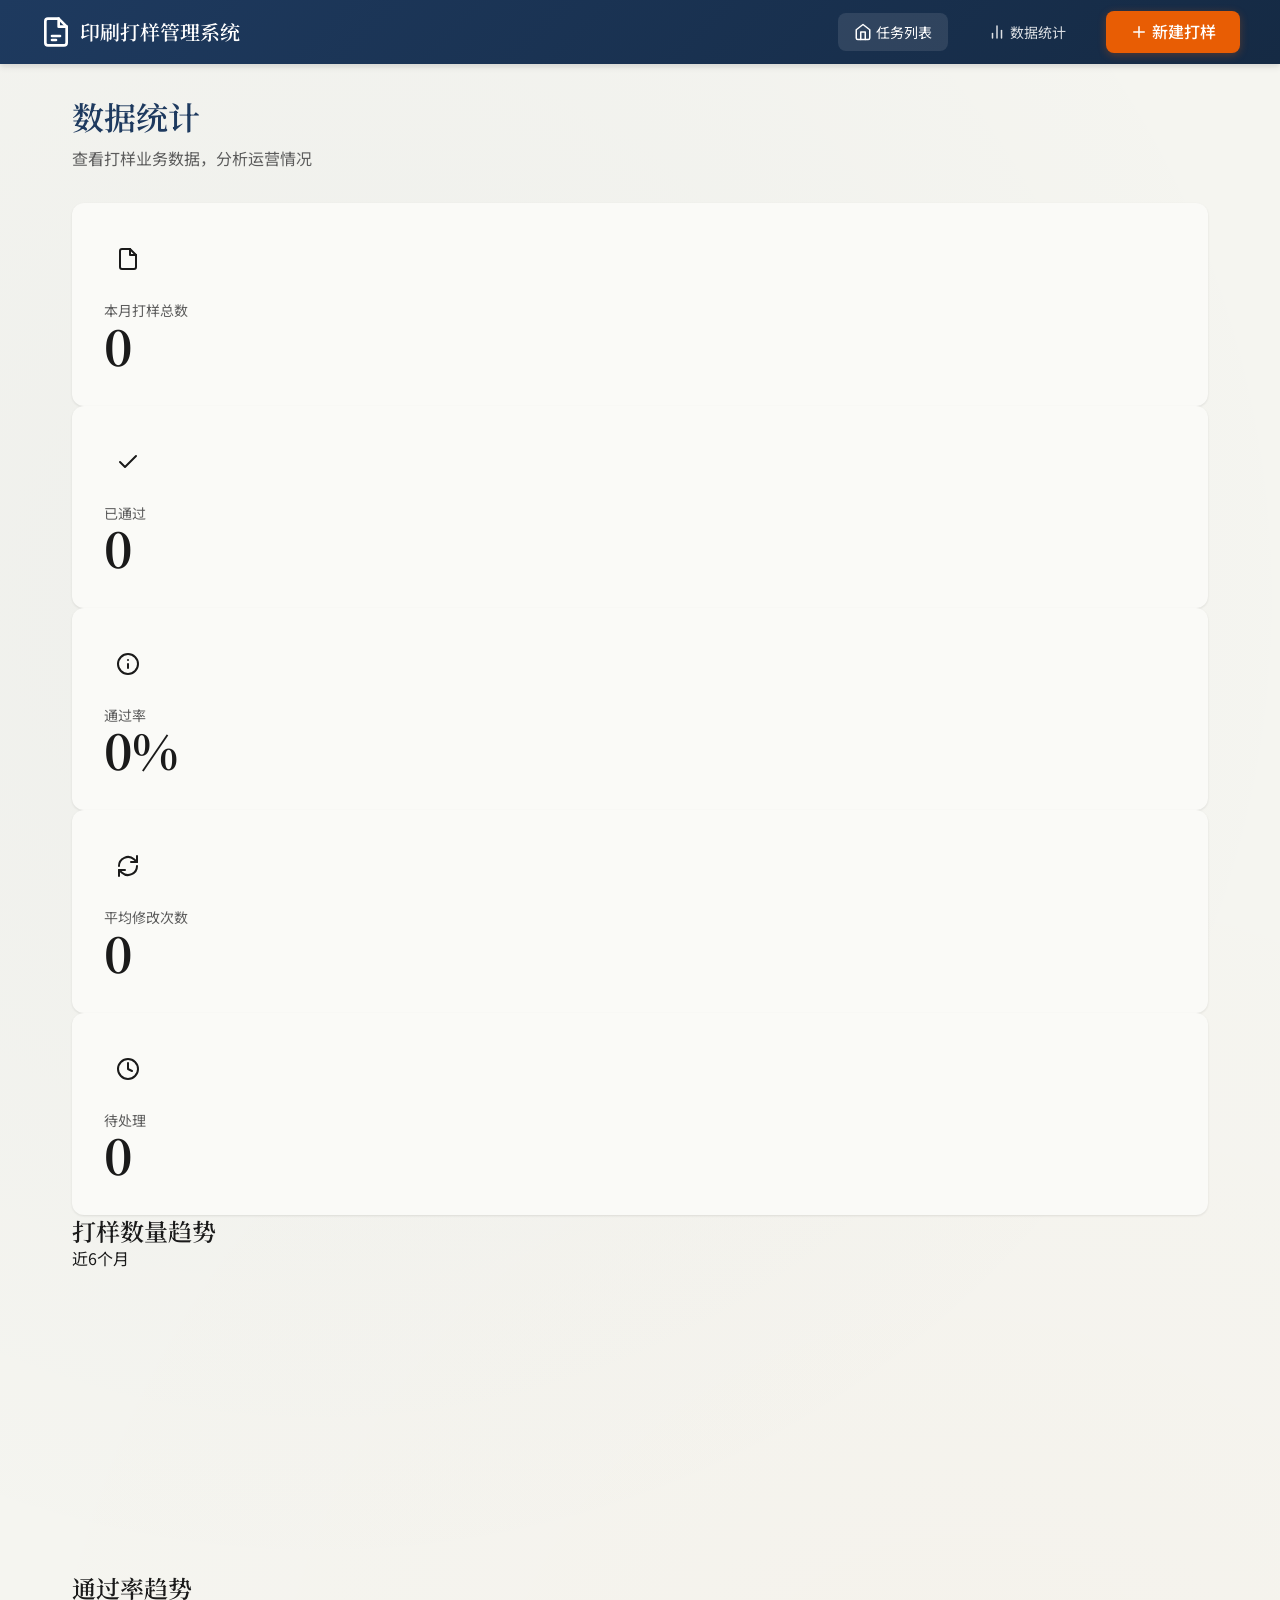
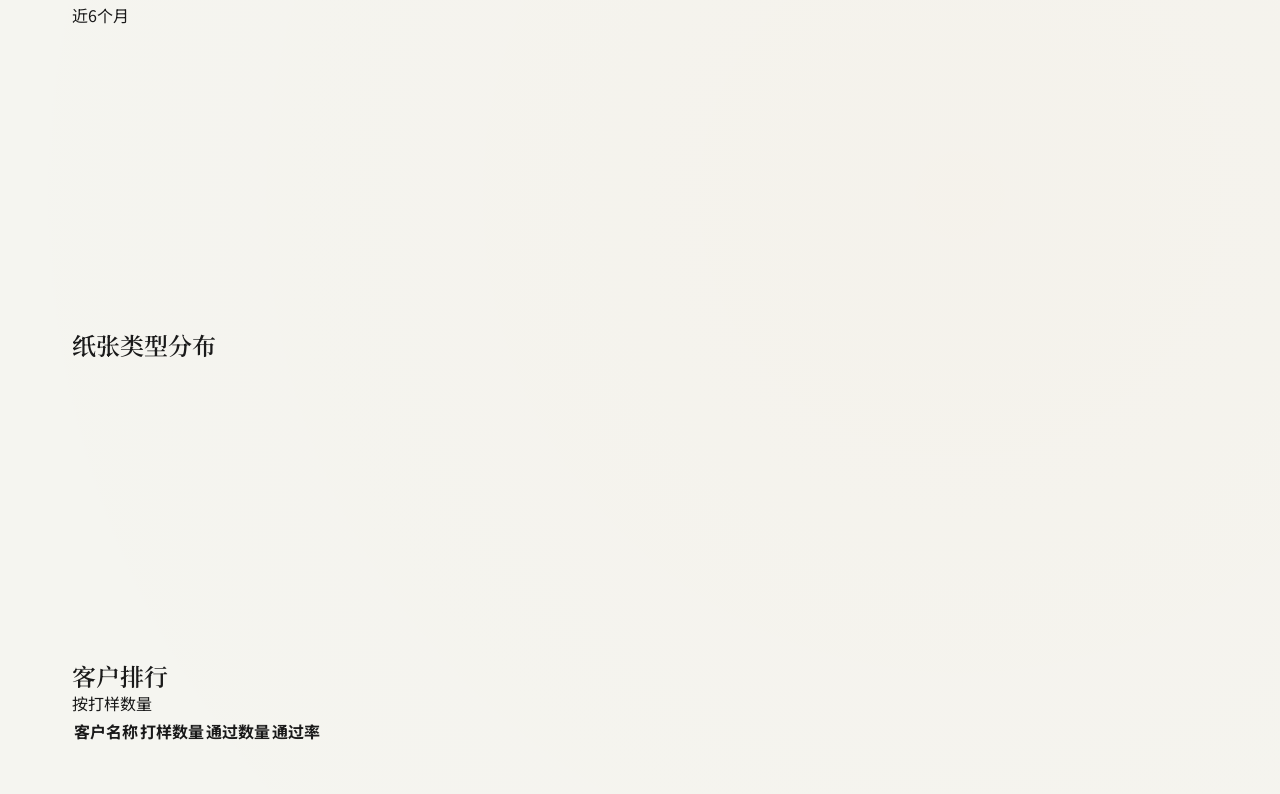
<file: dashboard.html>
<!DOCTYPE html>
<html lang="zh-CN">
<head>
  <meta charset="UTF-8">
  <meta name="viewport" content="width=device-width, initial-scale=1.0">
  <title>数据统计 - 印刷厂打样与客户确认系统</title>
  <link rel="preconnect" href="https://fonts.googleapis.com">
  <link rel="preconnect" href="https://fonts.gstatic.com" crossorigin>
  <link href="https://fonts.googleapis.com/css2?family=Noto+Sans+SC:wght@400;500;600;700&family=Noto+Serif+SC:wght@500;600;700&display=swap" rel="stylesheet">
  <link rel="stylesheet" href="css/variables.css">
  <link rel="stylesheet" href="css/style.css">
</head>
<body>
  <nav class="navbar">
    <div class="navbar-container">
      <a href="#/" class="navbar-logo">
        <svg xmlns="http://www.w3.org/2000/svg" viewBox="0 0 24 24" fill="none" stroke="currentColor" stroke-width="2" stroke-linecap="round" stroke-linejoin="round">
          <path d="M14 2H6a2 2 0 0 0-2 2v16a2 2 0 0 0 2 2h12a2 2 0 0 0 2-2V8z"/>
          <polyline points="14 2 14 8 20 8"/>
          <path d="M9 15h6"/>
          <path d="M9 18h3"/>
        </svg>
        印刷打样管理系统
      </a>
      <div class="navbar-menu">
        <a href="#/" class="navbar-link">
          <svg xmlns="http://www.w3.org/2000/svg" width="18" height="18" viewBox="0 0 24 24" fill="none" stroke="currentColor" stroke-width="2" stroke-linecap="round" stroke-linejoin="round"><path d="m3 9 9-7 9 7v11a2 2 0 0 1-2 2H5a2 2 0 0 1-2-2z"/><polyline points="9 22 9 12 15 12 15 22"/></svg>
          <span>任务列表</span>
        </a>
        <a href="#/dashboard" class="navbar-link active">
          <svg xmlns="http://www.w3.org/2000/svg" width="18" height="18" viewBox="0 0 24 24" fill="none" stroke="currentColor" stroke-width="2" stroke-linecap="round" stroke-linejoin="round"><line x1="18" y1="20" x2="18" y2="10"/><line x1="12" y1="20" x2="12" y2="4"/><line x1="6" y1="20" x2="6" y2="14"/></svg>
          <span>数据统计</span>
        </a>
        <a href="#/new" class="navbar-btn">
          <svg xmlns="http://www.w3.org/2000/svg" width="18" height="18" viewBox="0 0 24 24" fill="none" stroke="currentColor" stroke-width="2" stroke-linecap="round" stroke-linejoin="round"><line x1="12" y1="5" x2="12" y2="19"/><line x1="5" y1="12" x2="19" y2="12"/></svg>
          <span>新建打样</span>
        </a>
      </div>
    </div>
  </nav>

  <div class="main-container">
    <div class="content-container">
      <div class="page-header">
        <h1 class="page-title">数据统计</h1>
        <p class="page-subtitle">查看打样业务数据，分析运营情况</p>
      </div>

      <div class="stats-grid">
        <div class="stat-card stat-primary">
          <div class="stat-icon">
            <svg xmlns="http://www.w3.org/2000/svg" width="24" height="24" viewBox="0 0 24 24" fill="none" stroke="currentColor" stroke-width="2" stroke-linecap="round" stroke-linejoin="round"><path d="M14 2H6a2 2 0 0 0-2 2v16a2 2 0 0 0 2 2h12a2 2 0 0 0 2-2V8z"/><polyline points="14 2 14 8 20 8"/></svg>
          </div>
          <div class="stat-content">
            <div class="stat-label">本月打样总数</div>
            <div class="stat-value" id="stat-total">0</div>
          </div>
        </div>
        
        <div class="stat-card stat-success">
          <div class="stat-icon">
            <svg xmlns="http://www.w3.org/2000/svg" width="24" height="24" viewBox="0 0 24 24" fill="none" stroke="currentColor" stroke-width="2" stroke-linecap="round" stroke-linejoin="round"><polyline points="20 6 9 17 4 12"/></svg>
          </div>
          <div class="stat-content">
            <div class="stat-label">已通过</div>
            <div class="stat-value" id="stat-approved">0</div>
          </div>
        </div>
        
        <div class="stat-card stat-warning">
          <div class="stat-icon">
            <svg xmlns="http://www.w3.org/2000/svg" width="24" height="24" viewBox="0 0 24 24" fill="none" stroke="currentColor" stroke-width="2" stroke-linecap="round" stroke-linejoin="round"><circle cx="12" cy="12" r="10"/><line x1="12" y1="16" x2="12" y2="12"/><line x1="12" y1="8" x2="12.01" y2="8"/></svg>
          </div>
          <div class="stat-content">
            <div class="stat-label">通过率</div>
            <div class="stat-value" id="stat-passrate">0%</div>
          </div>
        </div>
        
        <div class="stat-card stat-info">
          <div class="stat-icon">
            <svg xmlns="http://www.w3.org/2000/svg" width="24" height="24" viewBox="0 0 24 24" fill="none" stroke="currentColor" stroke-width="2" stroke-linecap="round" stroke-linejoin="round"><path d="M21 2v6h-6"/><path d="M3 12a9 9 0 0 1 15-6.7L21 8"/><path d="M3 22v-6h6"/><path d="M21 12a9 9 0 0 1-15 6.7L3 16"/></svg>
          </div>
          <div class="stat-content">
            <div class="stat-label">平均修改次数</div>
            <div class="stat-value" id="stat-revisions">0</div>
          </div>
        </div>
        
        <div class="stat-card stat-accent">
          <div class="stat-icon">
            <svg xmlns="http://www.w3.org/2000/svg" width="24" height="24" viewBox="0 0 24 24" fill="none" stroke="currentColor" stroke-width="2" stroke-linecap="round" stroke-linejoin="round"><circle cx="12" cy="12" r="10"/><polyline points="12 6 12 12 16 14"/></svg>
          </div>
          <div class="stat-content">
            <div class="stat-label">待处理</div>
            <div class="stat-value" id="stat-pending">0</div>
          </div>
        </div>
      </div>

      <div class="charts-grid">
        <div class="card">
          <div class="card-header">
            <h2 class="card-title">打样数量趋势</h2>
            <span class="card-subtitle">近6个月</span>
          </div>
          <div class="chart-container">
            <svg id="chart-total" class="chart-svg"></svg>
          </div>
        </div>
        
        <div class="card">
          <div class="card-header">
            <h2 class="card-title">通过率趋势</h2>
            <span class="card-subtitle">近6个月</span>
          </div>
          <div class="chart-container">
            <svg id="chart-passrate" class="chart-svg"></svg>
          </div>
        </div>
        
        <div class="card">
          <div class="card-header">
            <h2 class="card-title">纸张类型分布</h2>
          </div>
          <div class="chart-container pie-chart-container">
            <svg id="chart-paper" class="chart-svg pie-chart-svg"></svg>
          </div>
        </div>
        
        <div class="card">
          <div class="card-header">
            <h2 class="card-title">客户排行</h2>
            <span class="card-subtitle">按打样数量</span>
          </div>
          <div class="table-container">
            <table class="data-table">
              <thead>
                <tr>
                  <th>客户名称</th>
                  <th>打样数量</th>
                  <th>通过数量</th>
                  <th>通过率</th>
                </tr>
              </thead>
              <tbody id="customer-stats-body">
              </tbody>
            </table>
          </div>
        </div>
      </div>
    </div>
  </div>

  <script src="js/storage.js"></script>
  <script src="js/mock-data.js"></script>
  <script src="js/task-manager.js"></script>
  <script src="js/file-handler.js"></script>
  <script src="js/statistics.js"></script>
  <script src="js/app.js"></script>
</body>
</html>
</file>
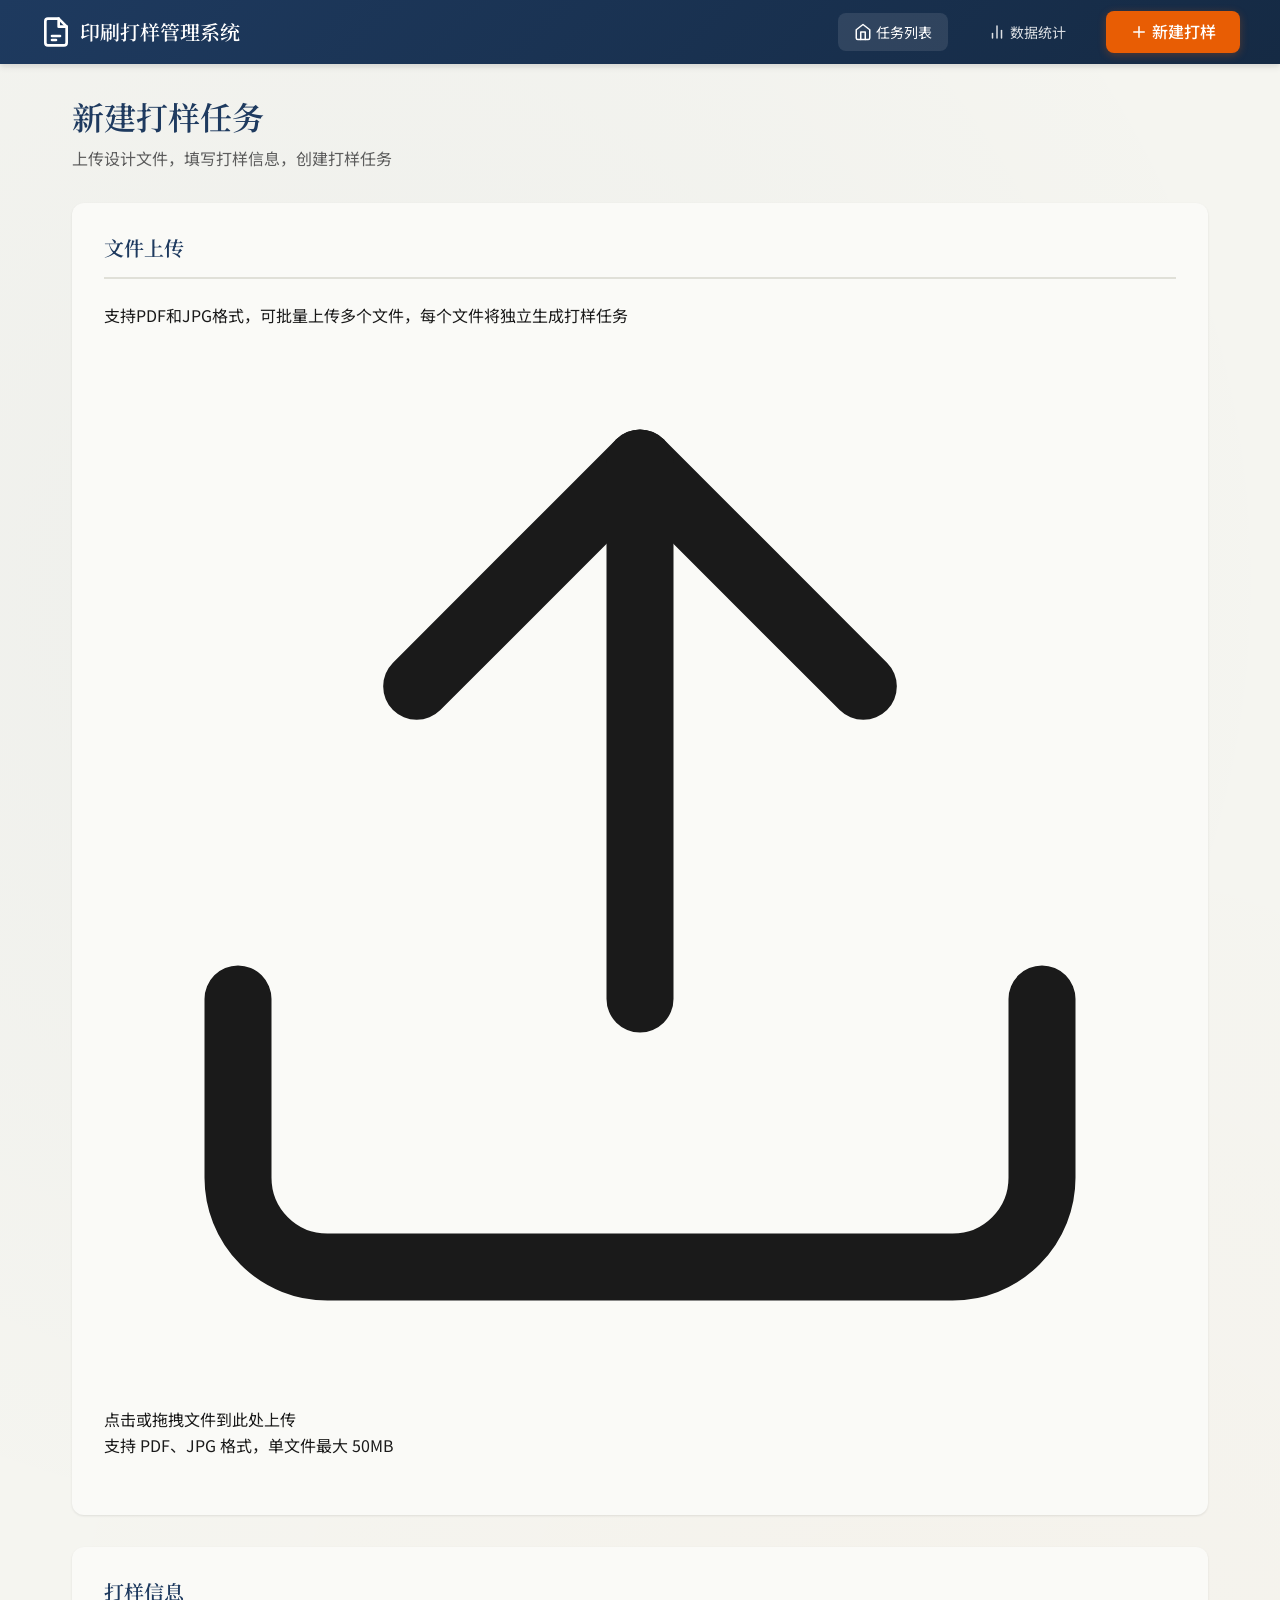
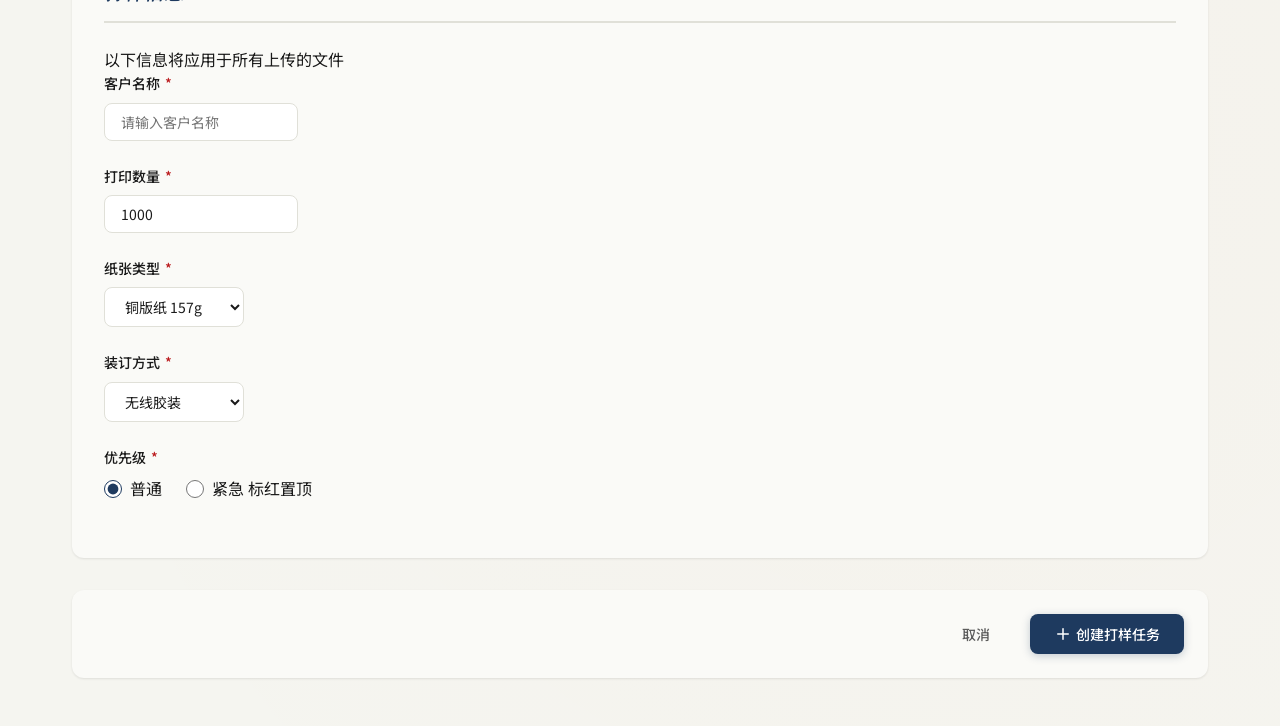
<file: new-task.html>
<!DOCTYPE html>
<html lang="zh-CN">
<head>
  <meta charset="UTF-8">
  <meta name="viewport" content="width=device-width, initial-scale=1.0">
  <title>新建打样任务 - 印刷厂打样与客户确认系统</title>
  <link rel="preconnect" href="https://fonts.googleapis.com">
  <link rel="preconnect" href="https://fonts.gstatic.com" crossorigin>
  <link href="https://fonts.googleapis.com/css2?family=Noto+Sans+SC:wght@400;500;600;700&family=Noto+Serif+SC:wght@500;600;700&display=swap" rel="stylesheet">
  <link rel="stylesheet" href="css/variables.css">
  <link rel="stylesheet" href="css/style.css">
</head>
<body>
  <nav class="navbar">
    <div class="navbar-container">
      <a href="#/" class="navbar-logo">
        <svg xmlns="http://www.w3.org/2000/svg" viewBox="0 0 24 24" fill="none" stroke="currentColor" stroke-width="2" stroke-linecap="round" stroke-linejoin="round">
          <path d="M14 2H6a2 2 0 0 0-2 2v16a2 2 0 0 0 2 2h12a2 2 0 0 0 2-2V8z"/>
          <polyline points="14 2 14 8 20 8"/>
          <path d="M9 15h6"/>
          <path d="M9 18h3"/>
        </svg>
        印刷打样管理系统
      </a>
      <div class="navbar-menu">
        <a href="#/" class="navbar-link">
          <svg xmlns="http://www.w3.org/2000/svg" width="18" height="18" viewBox="0 0 24 24" fill="none" stroke="currentColor" stroke-width="2" stroke-linecap="round" stroke-linejoin="round"><path d="m3 9 9-7 9 7v11a2 2 0 0 1-2 2H5a2 2 0 0 1-2-2z"/><polyline points="9 22 9 12 15 12 15 22"/></svg>
          <span>任务列表</span>
        </a>
        <a href="#/dashboard" class="navbar-link">
          <svg xmlns="http://www.w3.org/2000/svg" width="18" height="18" viewBox="0 0 24 24" fill="none" stroke="currentColor" stroke-width="2" stroke-linecap="round" stroke-linejoin="round"><line x1="18" y1="20" x2="18" y2="10"/><line x1="12" y1="20" x2="12" y2="4"/><line x1="6" y1="20" x2="6" y2="14"/></svg>
          <span>数据统计</span>
        </a>
        <a href="#/new" class="navbar-btn active">
          <svg xmlns="http://www.w3.org/2000/svg" width="18" height="18" viewBox="0 0 24 24" fill="none" stroke="currentColor" stroke-width="2" stroke-linecap="round" stroke-linejoin="round"><line x1="12" y1="5" x2="12" y2="19"/><line x1="5" y1="12" x2="19" y2="12"/></svg>
          <span>新建打样</span>
        </a>
      </div>
    </div>
  </nav>

  <div class="main-container">
    <div class="content-container">
      <div class="page-header">
        <h1 class="page-title">新建打样任务</h1>
        <p class="page-subtitle">上传设计文件，填写打样信息，创建打样任务</p>
      </div>

      <form id="new-task-form" class="form-card">
        <div class="form-section">
          <h2 class="form-section-title">文件上传</h2>
          <p class="form-section-desc">支持PDF和JPG格式，可批量上传多个文件，每个文件将独立生成打样任务</p>
          
          <div id="file-upload-area" class="upload-area">
            <input type="file" id="file-input" accept=".pdf,.jpg,.jpeg" multiple hidden>
            <div class="upload-area-content">
              <svg class="upload-icon" xmlns="http://www.w3.org/2000/svg" viewBox="0 0 24 24" fill="none" stroke="currentColor" stroke-width="1.5" stroke-linecap="round" stroke-linejoin="round">
                <path d="M21 15v4a2 2 0 0 1-2 2H5a2 2 0 0 1-2-2v-4"/>
                <polyline points="17 8 12 3 7 8"/>
                <line x1="12" y1="3" x2="12" y2="15"/>
              </svg>
              <p class="upload-text">点击或拖拽文件到此处上传</p>
              <p class="upload-hint">支持 PDF、JPG 格式，单文件最大 50MB</p>
            </div>
          </div>
          
          <div id="file-list" class="file-list"></div>
        </div>

        <div class="form-section">
          <h2 class="form-section-title">打样信息</h2>
          <p class="form-section-desc">以下信息将应用于所有上传的文件</p>
          
          <div class="form-grid">
            <div class="form-group">
              <label class="form-label" for="customer-name">客户名称 <span class="required">*</span></label>
              <input type="text" id="customer-name" class="text-input" placeholder="请输入客户名称" required>
            </div>
            
            <div class="form-group">
              <label class="form-label" for="print-quantity">打印数量 <span class="required">*</span></label>
              <input type="number" id="print-quantity" class="text-input" placeholder="请输入打印数量" min="1" value="1000" required>
            </div>
            
            <div class="form-group">
              <label class="form-label" for="paper-type">纸张类型 <span class="required">*</span></label>
              <select id="paper-type" class="select-input" required>
                <option value="coated_157">铜版纸 157g</option>
                <option value="coated_200">铜版纸 200g</option>
                <option value="coated_250">铜版纸 250g</option>
                <option value="coated_300">铜版纸 300g</option>
                <option value="matte_157">哑粉纸 157g</option>
                <option value="matte_200">哑粉纸 200g</option>
                <option value="matte_250">哑粉纸 250g</option>
                <option value="specialty">特种纸</option>
                <option value="newsprint">新闻纸</option>
              </select>
            </div>
            
            <div class="form-group">
              <label class="form-label" for="binding-type">装订方式 <span class="required">*</span></label>
              <select id="binding-type" class="select-input" required>
                <option value="perfect">无线胶装</option>
                <option value="saddle">骑马钉</option>
                <option value="sewn">锁线装订</option>
                <option value="spiral">螺旋装订</option>
                <option value="case">硬壳精装</option>
                <option value="none">无需装订</option>
              </select>
            </div>
          </div>
          
          <div class="form-group">
            <label class="form-label">优先级 <span class="required">*</span></label>
            <div class="radio-group">
              <label class="radio-item">
                <input type="radio" name="priority" value="normal" checked>
                <span class="radio-circle"></span>
                <span class="radio-label">普通</span>
              </label>
              <label class="radio-item urgent">
                <input type="radio" name="priority" value="urgent">
                <span class="radio-circle"></span>
                <span class="radio-label">紧急</span>
                <span class="radio-badge">标红置顶</span>
              </label>
            </div>
          </div>
        </div>

        <div class="form-actions">
          <button type="button" id="btn-cancel" class="btn btn-ghost">取消</button>
          <button type="submit" class="btn btn-primary">
            <svg xmlns="http://www.w3.org/2000/svg" width="18" height="18" viewBox="0 0 24 24" fill="none" stroke="currentColor" stroke-width="2" stroke-linecap="round" stroke-linejoin="round"><line x1="12" y1="5" x2="12" y2="19"/><line x1="5" y1="12" x2="19" y2="12"/></svg>
            创建打样任务
          </button>
        </div>
      </form>
    </div>
  </div>

  <script src="js/storage.js"></script>
  <script src="js/mock-data.js"></script>
  <script src="js/task-manager.js"></script>
  <script src="js/file-handler.js"></script>
  <script src="js/statistics.js"></script>
  <script src="js/app.js"></script>
</body>
</html>
</file>
<file: css/variables.css>
:root {
  --color-primary: #1e3a5f;
  --color-primary-dark: #152a44;
  --color-primary-light: #2d5a8a;
  
  --color-accent: #e85d04;
  --color-accent-dark: #c44d03;
  --color-accent-light: #ff7a21;
  
  --color-success: #2d6a4f;
  --color-warning: #d4a72c;
  --color-danger: #ba181b;
  --color-info: #1d72b8;
  
  --color-bg: #f5f5f0;
  --color-card: #fafaf7;
  --color-card-hover: #ffffff;
  --color-border: #e0e0d8;
  --color-text-primary: #1a1a1a;
  --color-text-secondary: #5c5c5c;
  --color-text-muted: #8a8a8a;
  
  --color-issue-color: #ba181b;
  --color-issue-cut: #d4a72c;
  --color-issue-binding: #1d72b8;
  
  --font-display: 'Noto Serif SC', 'Songti SC', serif;
  --font-body: 'Noto Sans SC', 'PingFang SC', 'Microsoft YaHei', sans-serif;
  
  --shadow-sm: 0 1px 3px rgba(0, 0, 0, 0.06), 0 1px 2px rgba(0, 0, 0, 0.04);
  --shadow-md: 0 4px 6px rgba(0, 0, 0, 0.07), 0 2px 4px rgba(0, 0, 0, 0.05);
  --shadow-lg: 0 10px 15px rgba(0, 0, 0, 0.08), 0 4px 6px rgba(0, 0, 0, 0.06);
  --shadow-xl: 0 20px 25px rgba(0, 0, 0, 0.1), 0 10px 10px rgba(0, 0, 0, 0.05);
  
  --radius-sm: 4px;
  --radius-md: 8px;
  --radius-lg: 12px;
  --radius-xl: 16px;
  
  --transition-fast: 150ms cubic-bezier(0.4, 0, 0.2, 1);
  --transition-base: 300ms cubic-bezier(0.4, 0, 0.2, 1);
  --transition-slow: 500ms cubic-bezier(0.4, 0, 0.2, 1);
  
  --container-max: 1200px;
  --navbar-height: 64px;
  --sidebar-width: 280px;
  
  --spacing-xs: 4px;
  --spacing-sm: 8px;
  --spacing-md: 16px;
  --spacing-lg: 24px;
  --spacing-xl: 32px;
  --spacing-2xl: 48px;
  
  --font-size-xs: 12px;
  --font-size-sm: 14px;
  --font-size-base: 16px;
  --font-size-lg: 18px;
  --font-size-xl: 20px;
  --font-size-2xl: 24px;
  --font-size-3xl: 32px;
  --font-size-4xl: 48px;
}

* {
  box-sizing: border-box;
  margin: 0;
  padding: 0;
}

html {
  font-size: 16px;
  scroll-behavior: smooth;
}

body {
  font-family: var(--font-body);
  font-size: var(--font-size-base);
  line-height: 1.6;
  color: var(--color-text-primary);
  background-color: var(--color-bg);
  background-image: 
    radial-gradient(circle at 25% 25%, rgba(30, 58, 95, 0.03) 0%, transparent 50%),
    radial-gradient(circle at 75% 75%, rgba(232, 93, 4, 0.02) 0%, transparent 50%);
  min-height: 100vh;
}

h1, h2, h3, h4, h5, h6 {
  font-family: var(--font-display);
  font-weight: 600;
  line-height: 1.3;
  color: var(--color-text-primary);
}

a {
  color: var(--color-primary);
  text-decoration: none;
  transition: color var(--transition-fast);
}

a:hover {
  color: var(--color-primary-light);
}

button {
  font-family: inherit;
  cursor: pointer;
  border: none;
  background: none;
  transition: all var(--transition-base);
}

input, select, textarea {
  font-family: inherit;
  font-size: inherit;
  color: inherit;
}

::selection {
  background-color: var(--color-primary);
  color: white;
}

::-webkit-scrollbar {
  width: 8px;
  height: 8px;
}

::-webkit-scrollbar-track {
  background: var(--color-bg);
}

::-webkit-scrollbar-thumb {
  background: var(--color-border);
  border-radius: 4px;
}

::-webkit-scrollbar-thumb:hover {
  background: var(--color-text-muted);
}
</file>
<file: css/style.css>
@import './variables.css';

@keyframes fadeInUp {
  from {
    opacity: 0;
    transform: translateY(20px);
  }
  to {
    opacity: 1;
    transform: translateY(0);
  }
}

@keyframes fadeIn {
  from { opacity: 0; }
  to { opacity: 1; }
}

@keyframes pulse {
  0%, 100% { opacity: 1; }
  50% { opacity: 0.5; }
}

@keyframes breathe {
  0%, 100% { box-shadow: 0 0 0 0 rgba(186, 24, 27, 0.4); }
  50% { box-shadow: 0 0 0 8px rgba(186, 24, 27, 0); }
}

@keyframes scaleIn {
  from {
    opacity: 0;
    transform: scale(0.9);
  }
  to {
    opacity: 1;
    transform: scale(1);
  }
}

@keyframes slideInRight {
  from {
    opacity: 0;
    transform: translateX(30px);
  }
  to {
    opacity: 1;
    transform: translateX(0);
  }
}

.animate-fade-in-up {
  animation: fadeInUp 0.6s ease-out forwards;
}

.animate-fade-in {
  animation: fadeIn 0.4s ease-out forwards;
}

.animate-scale-in {
  animation: scaleIn 0.3s ease-out forwards;
}

.animate-slide-in-right {
  animation: slideInRight 0.4s ease-out forwards;
}

.animate-pulse {
  animation: pulse 2s ease-in-out infinite;
}

.animate-breathe {
  animation: breathe 2s ease-in-out infinite;
}

.navbar {
  position: fixed;
  top: 0;
  left: 0;
  right: 0;
  height: var(--navbar-height);
  background: linear-gradient(135deg, var(--color-primary) 0%, var(--color-primary-dark) 100%);
  box-shadow: var(--shadow-md);
  z-index: 1000;
  display: flex;
  align-items: center;
  padding: 0 var(--spacing-xl);
}

.navbar-container {
  width: 100%;
  max-width: var(--container-max);
  margin: 0 auto;
  display: flex;
  align-items: center;
  justify-content: space-between;
}

.navbar-logo {
  display: flex;
  align-items: center;
  gap: var(--spacing-sm);
  color: white;
  font-family: var(--font-display);
  font-size: var(--font-size-xl);
  font-weight: 600;
  text-decoration: none;
}

.navbar-logo svg {
  width: 32px;
  height: 32px;
}

.navbar-menu {
  display: flex;
  align-items: center;
  gap: var(--spacing-lg);
}

.navbar-link {
  color: rgba(255, 255, 255, 0.85);
  text-decoration: none;
  font-size: var(--font-size-sm);
  padding: var(--spacing-sm) var(--spacing-md);
  border-radius: var(--radius-md);
  transition: all var(--transition-fast);
  display: flex;
  align-items: center;
  gap: var(--spacing-xs);
}

.navbar-link:hover,
.navbar-link.active {
  color: white;
  background: rgba(255, 255, 255, 0.1);
}

.navbar-btn {
  background: var(--color-accent);
  color: white;
  padding: var(--spacing-sm) var(--spacing-lg);
  border-radius: var(--radius-md);
  font-weight: 500;
  display: flex;
  align-items: center;
  gap: var(--spacing-xs);
  box-shadow: 0 2px 8px rgba(232, 93, 4, 0.3);
}

.navbar-btn:hover {
  background: var(--color-accent-dark);
  transform: translateY(-1px);
  box-shadow: 0 4px 12px rgba(232, 93, 4, 0.4);
}

.main-container {
  padding-top: calc(var(--navbar-height) + var(--spacing-xl));
  padding-bottom: var(--spacing-2xl);
  min-height: 100vh;
}

.content-container {
  max-width: var(--container-max);
  margin: 0 auto;
  padding: 0 var(--spacing-xl);
}

.page-header {
  margin-bottom: var(--spacing-xl);
  animation: fadeInUp 0.6s ease-out;
}

.page-title {
  font-size: var(--font-size-3xl);
  margin-bottom: var(--spacing-sm);
  color: var(--color-primary);
}

.page-subtitle {
  color: var(--color-text-secondary);
  font-size: var(--font-size-base);
}

.filter-section {
  background: var(--color-card);
  border-radius: var(--radius-lg);
  padding: var(--spacing-lg);
  margin-bottom: var(--spacing-xl);
  box-shadow: var(--shadow-sm);
  animation: fadeInUp 0.6s ease-out 0.1s backwards;
  display: flex;
  flex-wrap: wrap;
  gap: var(--spacing-md);
  align-items: center;
}

.filter-group {
  display: flex;
  align-items: center;
  gap: var(--spacing-sm);
}

.filter-label {
  font-size: var(--font-size-sm);
  color: var(--color-text-secondary);
  white-space: nowrap;
}

.select-input,
.text-input,
.number-input,
.textarea-input {
  padding: var(--spacing-sm) var(--spacing-md);
  border: 1px solid var(--color-border);
  border-radius: var(--radius-md);
  background: white;
  font-size: var(--font-size-sm);
  transition: all var(--transition-fast);
  min-width: 140px;
}

.select-input:focus,
.text-input:focus,
.number-input:focus,
.textarea-input:focus {
  outline: none;
  border-color: var(--color-primary);
  box-shadow: 0 0 0 3px rgba(30, 58, 95, 0.1);
}

.search-input {
  flex: 1;
  min-width: 200px;
  max-width: 400px;
  padding-left: 36px;
  background-image: url("data:image/svg+xml,%3Csvg xmlns='http://www.w3.org/2000/svg' width='16' height='16' viewBox='0 0 24 24' fill='none' stroke='%238a8a8a' stroke-width='2' stroke-linecap='round' stroke-linejoin='round'%3E%3Ccircle cx='11' cy='11' r='8'/%3E%3Cpath d='m21 21-4.35-4.35'/%3E%3C/svg%3E");
  background-repeat: no-repeat;
  background-position: 12px center;
}

.tasks-grid {
  display: grid;
  grid-template-columns: repeat(auto-fill, minmax(340px, 1fr));
  gap: var(--spacing-lg);
}

.task-card {
  background: var(--color-card);
  border-radius: var(--radius-lg);
  padding: var(--spacing-lg);
  box-shadow: var(--shadow-sm);
  border-left: 4px solid var(--color-border);
  transition: all var(--transition-base);
  cursor: pointer;
  position: relative;
  animation: fadeInUp 0.5s ease-out backwards;
}

.task-card:hover {
  background: var(--color-card-hover);
  transform: translateY(-4px);
  box-shadow: var(--shadow-lg);
}

.task-card.urgent {
  border-left-color: var(--color-danger);
  animation: fadeInUp 0.5s ease-out backwards, breathe 2s ease-in-out infinite;
}

.task-card.urgent::before {
  content: '紧急';
  position: absolute;
  top: var(--spacing-md);
  right: var(--spacing-md);
  background: var(--color-danger);
  color: white;
  padding: 2px var(--spacing-sm);
  border-radius: var(--radius-sm);
  font-size: var(--font-size-xs);
  font-weight: 500;
}

.task-card.status-pending { border-left-color: var(--color-text-muted); }
.task-card.status-processing { border-left-color: var(--color-info); }
.task-card.status-waiting_confirm { border-left-color: var(--color-warning); }
.task-card.status-approved { border-left-color: var(--color-success); }
.task-card.status-need_revise { border-left-color: var(--color-danger); }

.task-card-header {
  display: flex;
  justify-content: space-between;
  align-items: flex-start;
  margin-bottom: var(--spacing-md);
}

.task-customer {
  font-family: var(--font-display);
  font-size: var(--font-size-lg);
  font-weight: 600;
  color: var(--color-text-primary);
  margin-bottom: var(--spacing-xs);
}

.task-filename {
  font-size: var(--font-size-sm);
  color: var(--color-text-secondary);
  display: flex;
  align-items: center;
  gap: var(--spacing-xs);
}

.task-status-badge {
  display: inline-flex;
  align-items: center;
  gap: 4px;
  padding: 4px var(--spacing-sm);
  border-radius: 20px;
  font-size: var(--font-size-xs);
  font-weight: 500;
  white-space: nowrap;
}

.status-badge-pending {
  background: #f0f0ed;
  color: var(--color-text-muted);
}

.status-badge-processing {
  background: #e3f0fa;
  color: var(--color-info);
}

.status-badge-waiting_confirm {
  background: #f9f1d9;
  color: var(--color-warning);
}

.status-badge-approved {
  background: #e5efe9;
  color: var(--color-success);
}

.status-badge-need_revise {
  background: #f7e1e2;
  color: var(--color-danger);
}

.task-card-body {
  display: grid;
  grid-template-columns: 1fr 1fr;
  gap: var(--spacing-sm);
  margin-bottom: var(--spacing-md);
}

.task-info-item {
  font-size: var(--font-size-sm);
  color: var(--color-text-secondary);
}

.task-info-item span {
  color: var(--color-text-primary);
  font-weight: 500;
}

.task-card-footer {
  display: flex;
  justify-content: space-between;
  align-items: center;
  padding-top: var(--spacing-md);
  border-top: 1px solid var(--color-border);
}

.task-version {
  font-size: var(--font-size-xs);
  color: var(--color-text-muted);
}

.task-date {
  font-size: var(--font-size-xs);
  color: var(--color-text-muted);
}

.empty-state {
  text-align: center;
  padding: var(--spacing-2xl);
  color: var(--color-text-muted);
}

.empty-state-icon {
  width: 64px;
  height: 64px;
  margin: 0 auto var(--spacing-md);
  opacity: 0.5;
}

.empty-state-text {
  font-size: var(--font-size-lg);
  margin-bottom: var(--spacing-sm);
}

.btn {
  display: inline-flex;
  align-items: center;
  justify-content: center;
  gap: var(--spacing-xs);
  padding: var(--spacing-sm) var(--spacing-lg);
  border-radius: var(--radius-md);
  font-size: var(--font-size-sm);
  font-weight: 500;
  text-decoration: none;
  cursor: pointer;
  transition: all var(--transition-base);
  border: none;
  min-height: 40px;
}

.btn-primary {
  background: var(--color-primary);
  color: white;
  box-shadow: 0 2px 8px rgba(30, 58, 95, 0.25);
}

.btn-primary:hover {
  background: var(--color-primary-light);
  transform: translateY(-1px);
  box-shadow: 0 4px 12px rgba(30, 58, 95, 0.35);
}

.btn-success {
  background: var(--color-success);
  color: white;
  box-shadow: 0 2px 8px rgba(45, 106, 79, 0.25);
}

.btn-success:hover {
  background: #3a8a6a;
  transform: translateY(-1px);
}

.btn-warning {
  background: var(--color-accent);
  color: white;
  box-shadow: 0 2px 8px rgba(232, 93, 4, 0.25);
}

.btn-warning:hover {
  background: var(--color-accent-dark);
  transform: translateY(-1px);
}

.btn-outline {
  background: transparent;
  color: var(--color-primary);
  border: 1px solid var(--color-primary);
}

.btn-outline:hover {
  background: var(--color-primary);
  color: white;
}

.btn-ghost {
  background: transparent;
  color: var(--color-text-secondary);
}

.btn-ghost:hover {
  background: var(--color-bg);
  color: var(--color-text-primary);
}

.btn-lg {
  padding: var(--spacing-md) var(--spacing-xl);
  font-size: var(--font-size-base);
  min-height: 48px;
}

.btn-block {
  width: 100%;
}

.form-container {
  max-width: 800px;
  margin: 0 auto;
}

.form-section {
  background: var(--color-card);
  border-radius: var(--radius-lg);
  padding: var(--spacing-xl);
  margin-bottom: var(--spacing-xl);
  box-shadow: var(--shadow-sm);
  animation: fadeInUp 0.5s ease-out backwards;
}

.form-section-title {
  font-family: var(--font-display);
  font-size: var(--font-size-xl);
  color: var(--color-primary);
  margin-bottom: var(--spacing-lg);
  padding-bottom: var(--spacing-md);
  border-bottom: 2px solid var(--color-border);
  display: flex;
  align-items: center;
  gap: var(--spacing-sm);
}

.form-row {
  display: grid;
  grid-template-columns: 1fr 1fr;
  gap: var(--spacing-lg);
  margin-bottom: var(--spacing-lg);
}

.form-group {
  margin-bottom: var(--spacing-lg);
}

.form-label {
  display: block;
  font-size: var(--font-size-sm);
  font-weight: 500;
  color: var(--color-text-primary);
  margin-bottom: var(--spacing-sm);
}

.form-label .required {
  color: var(--color-danger);
  margin-left: 2px;
}

.form-input,
.form-select,
.form-textarea {
  width: 100%;
  padding: var(--spacing-sm) var(--spacing-md);
  border: 1px solid var(--color-border);
  border-radius: var(--radius-md);
  background: white;
  font-size: var(--font-size-base);
  transition: all var(--transition-fast);
}

.form-input:focus,
.form-select:focus,
.form-textarea:focus {
  outline: none;
  border-color: var(--color-primary);
  box-shadow: 0 0 0 3px rgba(30, 58, 95, 0.1);
}

.form-textarea {
  resize: vertical;
  min-height: 100px;
}

.radio-group {
  display: flex;
  gap: var(--spacing-lg);
}

.radio-item {
  display: flex;
  align-items: center;
  gap: var(--spacing-xs);
  cursor: pointer;
}

.radio-item input[type="radio"] {
  width: 18px;
  height: 18px;
  accent-color: var(--color-primary);
}

.file-upload-area {
  border: 2px dashed var(--color-border);
  border-radius: var(--radius-lg);
  padding: var(--spacing-2xl);
  text-align: center;
  cursor: pointer;
  transition: all var(--transition-base);
  background: white;
}

.file-upload-area:hover,
.file-upload-area.dragover {
  border-color: var(--color-primary);
  background: rgba(30, 58, 95, 0.02);
}

.file-upload-icon {
  width: 48px;
  height: 48px;
  margin: 0 auto var(--spacing-md);
  color: var(--color-text-muted);
}

.file-upload-text {
  font-size: var(--font-size-lg);
  color: var(--color-text-primary);
  margin-bottom: var(--spacing-xs);
}

.file-upload-hint {
  font-size: var(--font-size-sm);
  color: var(--color-text-muted);
}

.file-list {
  margin-top: var(--spacing-lg);
  display: flex;
  flex-direction: column;
  gap: var(--spacing-sm);
}

.file-item {
  display: flex;
  align-items: center;
  gap: var(--spacing-md);
  padding: var(--spacing-md);
  background: white;
  border: 1px solid var(--color-border);
  border-radius: var(--radius-md);
  animation: slideInRight 0.3s ease-out;
}

.file-icon {
  width: 40px;
  height: 40px;
  display: flex;
  align-items: center;
  justify-content: center;
  background: var(--color-bg);
  border-radius: var(--radius-sm);
  flex-shrink: 0;
}

.file-icon.pdf { color: var(--color-danger); }
.file-icon.jpg,
.file-icon.jpeg,
.file-icon.png { color: var(--color-info); }

.file-info {
  flex: 1;
  min-width: 0;
}

.file-name {
  font-size: var(--font-size-sm);
  font-weight: 500;
  color: var(--color-text-primary);
  white-space: nowrap;
  overflow: hidden;
  text-overflow: ellipsis;
}

.file-size {
  font-size: var(--font-size-xs);
  color: var(--color-text-muted);
}

.file-remove {
  color: var(--color-text-muted);
  padding: var(--spacing-xs);
  border-radius: var(--radius-sm);
  display: flex;
  align-items: center;
  justify-content: center;
}

.file-remove:hover {
  background: rgba(186, 24, 27, 0.1);
  color: var(--color-danger);
}

.form-actions {
  display: flex;
  gap: var(--spacing-md);
  justify-content: flex-end;
  padding: var(--spacing-lg);
  background: var(--color-card);
  border-radius: var(--radius-lg);
  box-shadow: var(--shadow-sm);
}

.detail-container {
  display: grid;
  grid-template-columns: 1fr 380px;
  gap: var(--spacing-xl);
}

.detail-main {
  display: flex;
  flex-direction: column;
  gap: var(--spacing-xl);
}

.detail-sidebar {
  display: flex;
  flex-direction: column;
  gap: var(--spacing-lg);
  position: sticky;
  top: calc(var(--navbar-height) + var(--spacing-xl));
  align-self: flex-start;
}

.detail-card {
  background: var(--color-card);
  border-radius: var(--radius-lg);
  padding: var(--spacing-lg);
  box-shadow: var(--shadow-sm);
  animation: fadeInUp 0.5s ease-out backwards;
}

.detail-card-title {
  font-family: var(--font-display);
  font-size: var(--font-size-lg);
  color: var(--color-primary);
  margin-bottom: var(--spacing-md);
  display: flex;
  align-items: center;
  gap: var(--spacing-sm);
}

.info-grid {
  display: grid;
  grid-template-columns: 1fr 1fr;
  gap: var(--spacing-md);
}

.info-item {
  font-size: var(--font-size-sm);
}

.info-item-label {
  color: var(--color-text-muted);
  margin-bottom: 2px;
}

.info-item-value {
  color: var(--color-text-primary);
  font-weight: 500;
}

.preview-container {
  background: var(--color-card);
  border-radius: var(--radius-lg);
  padding: var(--spacing-lg);
  box-shadow: var(--shadow-sm);
  animation: fadeInUp 0.5s ease-out backwards;
}

.preview-toolbar {
  display: flex;
  align-items: center;
  justify-content: space-between;
  margin-bottom: var(--spacing-md);
  padding-bottom: var(--spacing-md);
  border-bottom: 1px solid var(--color-border);
}

.preview-controls {
  display: flex;
  align-items: center;
  gap: var(--spacing-sm);
}

.preview-btn {
  width: 36px;
  height: 36px;
  display: flex;
  align-items: center;
  justify-content: center;
  border-radius: var(--radius-sm);
  background: var(--color-bg);
  color: var(--color-text-secondary);
}

.preview-btn:hover {
  background: var(--color-primary);
  color: white;
}

.preview-btn:disabled {
  opacity: 0.5;
  cursor: not-allowed;
}

.preview-zoom {
  font-size: var(--font-size-sm);
  color: var(--color-text-muted);
  min-width: 60px;
  text-align: center;
}

.preview-page-info {
  font-size: var(--font-size-sm);
  color: var(--color-text-muted);
}

.preview-content {
  position: relative;
  background: white;
  border: 1px solid var(--color-border);
  border-radius: var(--radius-md);
  overflow: auto;
  max-height: 600px;
  display: flex;
  justify-content: center;
  align-items: flex-start;
  padding: var(--spacing-lg);
}

.preview-content img,
.preview-content canvas {
  max-width: 100%;
  box-shadow: var(--shadow-md);
  cursor: crosshair;
}

.issue-marker {
  position: absolute;
  width: 24px;
  height: 24px;
  border-radius: 50%;
  transform: translate(-50%, -50%);
  cursor: pointer;
  display: flex;
  align-items: center;
  justify-content: center;
  font-size: var(--font-size-xs);
  font-weight: bold;
  color: white;
  z-index: 10;
  transition: transform var(--transition-fast);
}

.issue-marker:hover {
  transform: translate(-50%, -50%) scale(1.2);
}

.issue-marker.color { background: var(--color-issue-color); }
.issue-marker.cut { background: var(--color-issue-cut); }
.issue-marker.binding { background: var(--color-issue-binding); }

.issue-tooltip {
  position: absolute;
  background: white;
  padding: var(--spacing-sm) var(--spacing-md);
  border-radius: var(--radius-md);
  box-shadow: var(--shadow-lg);
  border: 1px solid var(--color-border);
  font-size: var(--font-size-sm);
  min-width: 200px;
  z-index: 20;
  pointer-events: none;
  opacity: 0;
  transition: opacity var(--transition-fast);
}

.issue-marker:hover + .issue-tooltip,
.issue-marker.active + .issue-tooltip {
  opacity: 1;
}

.issue-type-selector {
  display: flex;
  gap: var(--spacing-sm);
  margin-bottom: var(--spacing-md);
}

.issue-type-btn {
  flex: 1;
  padding: var(--spacing-sm) var(--spacing-md);
  border: 2px solid var(--color-border);
  border-radius: var(--radius-md);
  background: white;
  font-size: var(--font-size-sm);
  font-weight: 500;
  transition: all var(--transition-fast);
}

.issue-type-btn.color { border-color: var(--color-issue-color); color: var(--color-issue-color); }
.issue-type-btn.cut { border-color: var(--color-issue-cut); color: var(--color-issue-cut); }
.issue-type-btn.binding { border-color: var(--color-issue-binding); color: var(--color-issue-binding); }

.issue-type-btn.active.color { background: var(--color-issue-color); color: white; }
.issue-type-btn.active.cut { background: var(--color-issue-cut); color: white; }
.issue-type-btn.active.binding { background: var(--color-issue-binding); color: white; }

.issue-list {
  display: flex;
  flex-direction: column;
  gap: var(--spacing-sm);
}

.issue-item {
  display: flex;
  gap: var(--spacing-md);
  padding: var(--spacing-md);
  background: white;
  border: 1px solid var(--color-border);
  border-radius: var(--radius-md);
  animation: slideInRight 0.3s ease-out;
}

.issue-type-tag {
  padding: 2px var(--spacing-sm);
  border-radius: var(--radius-sm);
  font-size: var(--font-size-xs);
  font-weight: 500;
  color: white;
  white-space: nowrap;
  align-self: flex-start;
}

.issue-type-tag.color { background: var(--color-issue-color); }
.issue-type-tag.cut { background: var(--color-issue-cut); }
.issue-type-tag.binding { background: var(--color-issue-binding); }

.issue-content {
  flex: 1;
}

.issue-desc {
  font-size: var(--font-size-sm);
  color: var(--color-text-primary);
  margin-bottom: var(--spacing-xs);
}

.issue-meta {
  font-size: var(--font-size-xs);
  color: var(--color-text-muted);
}

.photo-upload-area {
  border: 2px dashed var(--color-border);
  border-radius: var(--radius-md);
  padding: var(--spacing-lg);
  text-align: center;
  cursor: pointer;
  transition: all var(--transition-base);
  margin-bottom: var(--spacing-md);
}

.photo-upload-area:hover {
  border-color: var(--color-primary);
  background: rgba(30, 58, 95, 0.02);
}

.photo-grid {
  display: grid;
  grid-template-columns: repeat(3, 1fr);
  gap: var(--spacing-sm);
}

.photo-item {
  position: relative;
  aspect-ratio: 1;
  border-radius: var(--radius-md);
  overflow: hidden;
  cursor: pointer;
  animation: scaleIn 0.3s ease-out;
}

.photo-item img {
  width: 100%;
  height: 100%;
  object-fit: cover;
  transition: transform var(--transition-base);
}

.photo-item:hover img {
  transform: scale(1.05);
}

.photo-remove {
  position: absolute;
  top: 4px;
  right: 4px;
  width: 24px;
  height: 24px;
  background: rgba(0, 0, 0, 0.6);
  color: white;
  border-radius: 50%;
  display: flex;
  align-items: center;
  justify-content: center;
  opacity: 0;
  transition: opacity var(--transition-fast);
}

.photo-item:hover .photo-remove {
  opacity: 1;
}

.timeline {
  position: relative;
  padding-left: var(--spacing-lg);
}

.timeline::before {
  content: '';
  position: absolute;
  left: 6px;
  top: 0;
  bottom: 0;
  width: 2px;
  background: var(--color-border);
}

.timeline-item {
  position: relative;
  padding-bottom: var(--spacing-lg);
  animation: fadeInUp 0.4s ease-out backwards;
}

.timeline-item::before {
  content: '';
  position: absolute;
  left: calc(-1 * var(--spacing-lg) - 2px);
  top: 4px;
  width: 14px;
  height: 14px;
  border-radius: 50%;
  background: white;
  border: 3px solid var(--color-primary);
}

.timeline-item.current::before {
  background: var(--color-primary);
  box-shadow: 0 0 0 4px rgba(30, 58, 95, 0.1);
}

.timeline-version {
  font-size: var(--font-size-sm);
  font-weight: 600;
  color: var(--color-primary);
  margin-bottom: 2px;
}

.timeline-status {
  display: inline-block;
  margin-bottom: var(--spacing-xs);
}

.timeline-time {
  font-size: var(--font-size-xs);
  color: var(--color-text-muted);
  margin-bottom: var(--spacing-xs);
}

.timeline-opinion {
  font-size: var(--font-size-sm);
  color: var(--color-text-secondary);
  padding: var(--spacing-sm) var(--spacing-md);
  background: var(--color-bg);
  border-radius: var(--radius-sm);
  border-left: 3px solid var(--color-border);
}

.timeline-opinion.approved { border-left-color: var(--color-success); }
.timeline-opinion.need_revise { border-left-color: var(--color-danger); }

.dashboard-grid {
  display: grid;
  grid-template-columns: repeat(4, 1fr);
  gap: var(--spacing-lg);
  margin-bottom: var(--spacing-xl);
}

.stat-card {
  background: var(--color-card);
  border-radius: var(--radius-lg);
  padding: var(--spacing-xl);
  box-shadow: var(--shadow-sm);
  position: relative;
  overflow: hidden;
  animation: fadeInUp 0.5s ease-out backwards;
}

.stat-card::before {
  content: '';
  position: absolute;
  top: 0;
  left: 0;
  right: 0;
  height: 4px;
}

.stat-card.primary::before { background: linear-gradient(90deg, var(--color-primary), var(--color-primary-light)); }
.stat-card.success::before { background: linear-gradient(90deg, var(--color-success), #3a8a6a); }
.stat-card.warning::before { background: linear-gradient(90deg, var(--color-accent), var(--color-accent-light)); }
.stat-card.info::before { background: linear-gradient(90deg, var(--color-info), #2a90d1); }

.stat-icon {
  width: 48px;
  height: 48px;
  border-radius: var(--radius-md);
  display: flex;
  align-items: center;
  justify-content: center;
  margin-bottom: var(--spacing-md);
}

.stat-card.primary .stat-icon { background: rgba(30, 58, 95, 0.1); color: var(--color-primary); }
.stat-card.success .stat-icon { background: rgba(45, 106, 79, 0.1); color: var(--color-success); }
.stat-card.warning .stat-icon { background: rgba(232, 93, 4, 0.1); color: var(--color-accent); }
.stat-card.info .stat-icon { background: rgba(29, 114, 184, 0.1); color: var(--color-info); }

.stat-value {
  font-family: var(--font-display);
  font-size: var(--font-size-4xl);
  font-weight: 700;
  color: var(--color-text-primary);
  line-height: 1;
  margin-bottom: var(--spacing-xs);
}

.stat-label {
  font-size: var(--font-size-sm);
  color: var(--color-text-secondary);
}

.stat-trend {
  display: flex;
  align-items: center;
  gap: 4px;
  font-size: var(--font-size-xs);
  margin-top: var(--spacing-sm);
}

.stat-trend.up { color: var(--color-success); }
.stat-trend.down { color: var(--color-danger); }

.charts-row {
  display: grid;
  grid-template-columns: 2fr 1fr;
  gap: var(--spacing-xl);
  margin-bottom: var(--spacing-xl);
}

.chart-card {
  background: var(--color-card);
  border-radius: var(--radius-lg);
  padding: var(--spacing-xl);
  box-shadow: var(--shadow-sm);
  animation: fadeInUp 0.5s ease-out backwards;
}

.chart-title {
  font-family: var(--font-display);
  font-size: var(--font-size-lg);
  color: var(--color-primary);
  margin-bottom: var(--spacing-lg);
}

.chart-container {
  width: 100%;
  height: 300px;
}

.chart-container svg {
  width: 100%;
  height: 100%;
}

.stats-table {
  width: 100%;
  border-collapse: collapse;
}

.stats-table th,
.stats-table td {
  padding: var(--spacing-sm) var(--spacing-md);
  text-align: left;
  font-size: var(--font-size-sm);
  border-bottom: 1px solid var(--color-border);
}

.stats-table th {
  font-weight: 600;
  color: var(--color-text-secondary);
  background: var(--color-bg);
}

.stats-table tr:last-child td {
  border-bottom: none;
}

.confirm-container {
  max-width: 800px;
  margin: 0 auto;
}

.confirm-header {
  text-align: center;
  padding: var(--spacing-2xl) var(--spacing-xl);
  background: linear-gradient(135deg, var(--color-primary) 0%, var(--color-primary-dark) 100%);
  color: white;
  border-radius: var(--radius-lg) var(--radius-lg) 0 0;
  margin-bottom: -1px;
}

.confirm-header h1 {
  color: white;
  font-size: var(--font-size-2xl);
  margin-bottom: var(--spacing-sm);
}

.confirm-header p {
  opacity: 0.9;
  font-size: var(--font-size-base);
}

.confirm-content {
  background: var(--color-card);
  border-radius: 0 0 var(--radius-lg) var(--radius-lg);
  padding: var(--spacing-xl);
  box-shadow: var(--shadow-md);
}

.confirm-section {
  margin-bottom: var(--spacing-xl);
}

.confirm-section-title {
  font-family: var(--font-display);
  font-size: var(--font-size-lg);
  color: var(--color-primary);
  margin-bottom: var(--spacing-md);
  padding-bottom: var(--spacing-sm);
  border-bottom: 2px solid var(--color-border);
}

.confirm-info-grid {
  display: grid;
  grid-template-columns: 1fr 1fr;
  gap: var(--spacing-md);
}

.confirm-issues {
  display: flex;
  flex-direction: column;
  gap: var(--spacing-sm);
}

.confirm-issue-item {
  display: flex;
  gap: var(--spacing-md);
  padding: var(--spacing-md);
  background: white;
  border: 1px solid var(--color-border);
  border-radius: var(--radius-md);
  border-left: 4px solid;
}

.confirm-issue-item.color { border-left-color: var(--color-issue-color); }
.confirm-issue-item.cut { border-left-color: var(--color-issue-cut); }
.confirm-issue-item.binding { border-left-color: var(--color-issue-binding); }

.confirm-photo-grid {
  display: grid;
  grid-template-columns: repeat(4, 1fr);
  gap: var(--spacing-sm);
}

.confirm-photo-grid img {
  width: 100%;
  aspect-ratio: 1;
  object-fit: cover;
  border-radius: var(--radius-md);
  cursor: pointer;
  transition: transform var(--transition-base);
}

.confirm-photo-grid img:hover {
  transform: scale(1.05);
}

.confirm-actions {
  display: grid;
  grid-template-columns: 1fr 1fr;
  gap: var(--spacing-lg);
  margin-top: var(--spacing-xl);
}

.confirm-actions .btn {
  font-size: var(--font-size-lg);
  padding: var(--spacing-lg);
}

.modal-backdrop {
  position: fixed;
  top: 0;
  left: 0;
  right: 0;
  bottom: 0;
  background: rgba(0, 0, 0, 0.5);
  backdrop-filter: blur(4px);
  display: flex;
  align-items: center;
  justify-content: center;
  z-index: 2000;
  animation: fadeIn 0.2s ease-out;
}

.modal {
  background: white;
  border-radius: var(--radius-lg);
  max-width: 500px;
  width: 90%;
  max-height: 90vh;
  overflow: auto;
  box-shadow: var(--shadow-xl);
  animation: scaleIn 0.3s ease-out;
}

.modal-header {
  padding: var(--spacing-lg) var(--spacing-xl);
  border-bottom: 1px solid var(--color-border);
  display: flex;
  align-items: center;
  justify-content: space-between;
}

.modal-title {
  font-family: var(--font-display);
  font-size: var(--font-size-xl);
  color: var(--color-primary);
}

.modal-close {
  width: 32px;
  height: 32px;
  display: flex;
  align-items: center;
  justify-content: center;
  border-radius: var(--radius-sm);
  color: var(--color-text-muted);
}

.modal-close:hover {
  background: var(--color-bg);
  color: var(--color-text-primary);
}

.modal-body {
  padding: var(--spacing-xl);
}

.modal-footer {
  padding: var(--spacing-lg) var(--spacing-xl);
  border-top: 1px solid var(--color-border);
  display: flex;
  gap: var(--spacing-md);
  justify-content: flex-end;
}

.toast-container {
  position: fixed;
  top: calc(var(--navbar-height) + var(--spacing-md));
  right: var(--spacing-lg);
  z-index: 3000;
  display: flex;
  flex-direction: column;
  gap: var(--spacing-sm);
}

.toast {
  background: white;
  padding: var(--spacing-md) var(--spacing-lg);
  border-radius: var(--radius-md);
  box-shadow: var(--shadow-lg);
  display: flex;
  align-items: center;
  gap: var(--spacing-sm);
  min-width: 280px;
  animation: slideInRight 0.3s ease-out;
  border-left: 4px solid;
}

.toast.success { border-left-color: var(--color-success); }
.toast.error { border-left-color: var(--color-danger); }
.toast.warning { border-left-color: var(--color-warning); }
.toast.info { border-left-color: var(--color-info); }

.toast-icon {
  flex-shrink: 0;
}

.toast.success .toast-icon { color: var(--color-success); }
.toast.error .toast-icon { color: var(--color-danger); }
.toast.warning .toast-icon { color: var(--color-warning); }
.toast.info .toast-icon { color: var(--color-info); }

.toast-message {
  font-size: var(--font-size-sm);
  color: var(--color-text-primary);
}

.lightbox {
  position: fixed;
  top: 0;
  left: 0;
  right: 0;
  bottom: 0;
  background: rgba(0, 0, 0, 0.9);
  display: flex;
  align-items: center;
  justify-content: center;
  z-index: 4000;
  animation: fadeIn 0.2s ease-out;
}

.lightbox img {
  max-width: 90vw;
  max-height: 90vh;
  object-fit: contain;
  animation: scaleIn 0.3s ease-out;
}

.lightbox-close {
  position: absolute;
  top: var(--spacing-lg);
  right: var(--spacing-lg);
  width: 48px;
  height: 48px;
  background: rgba(255, 255, 255, 0.1);
  border-radius: 50%;
  display: flex;
  align-items: center;
  justify-content: center;
  color: white;
  font-size: var(--font-size-xl);
}

.lightbox-close:hover {
  background: rgba(255, 255, 255, 0.2);
}

@media (max-width: 1024px) {
  .detail-container {
    grid-template-columns: 1fr;
  }
  
  .detail-sidebar {
    position: static;
  }
  
  .dashboard-grid {
    grid-template-columns: repeat(2, 1fr);
  }
  
  .charts-row {
    grid-template-columns: 1fr;
  }
}

@media (max-width: 768px) {
  .navbar {
    padding: 0 var(--spacing-md);
  }
  
  .navbar-menu {
    gap: var(--spacing-sm);
  }
  
  .navbar-link span {
    display: none;
  }
  
  .content-container {
    padding: 0 var(--spacing-md);
  }
  
  .tasks-grid {
    grid-template-columns: 1fr;
  }
  
  .form-row {
    grid-template-columns: 1fr;
  }
  
  .info-grid,
  .confirm-info-grid {
    grid-template-columns: 1fr;
  }
  
  .dashboard-grid {
    grid-template-columns: 1fr;
  }
  
  .confirm-actions {
    grid-template-columns: 1fr;
  }
  
  .photo-grid,
  .confirm-photo-grid {
    grid-template-columns: repeat(2, 1fr);
  }
  
  .form-actions {
    flex-direction: column-reverse;
  }
  
  .form-actions .btn {
    width: 100%;
  }
}
</file>
